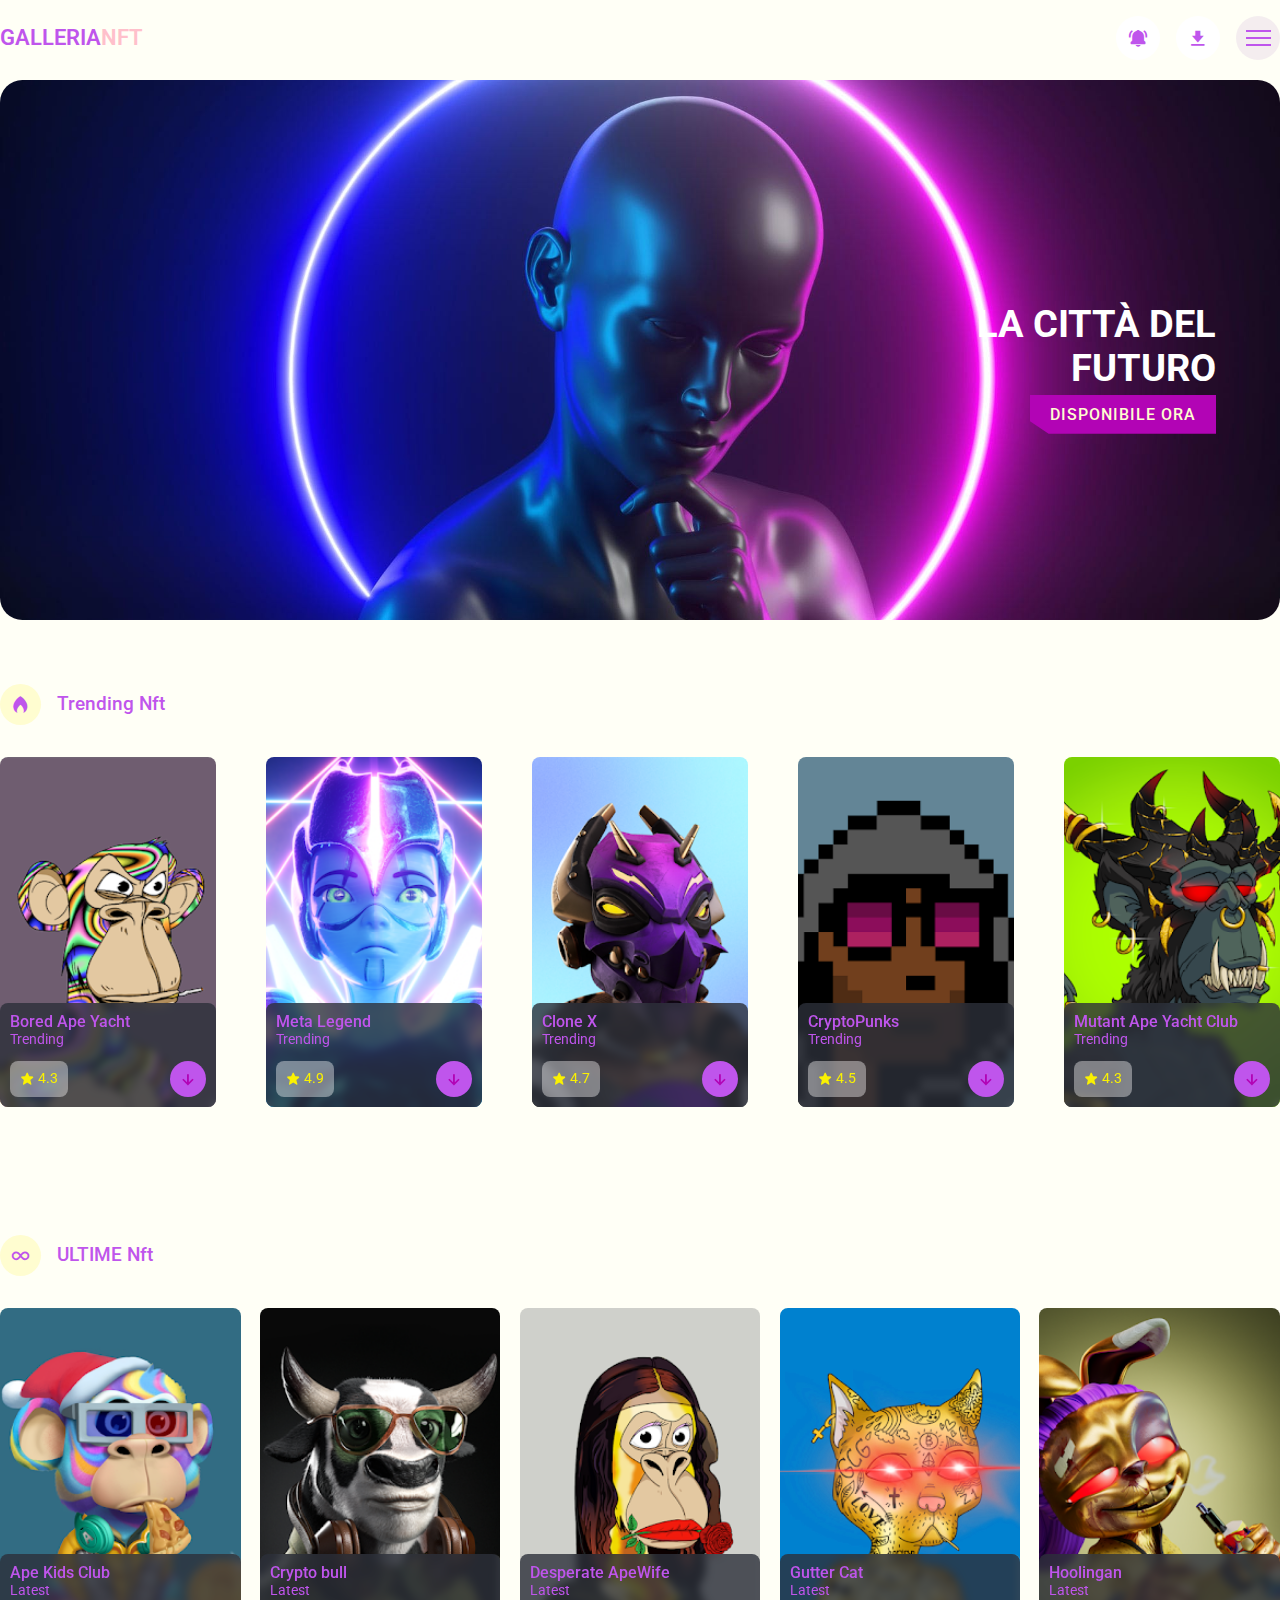
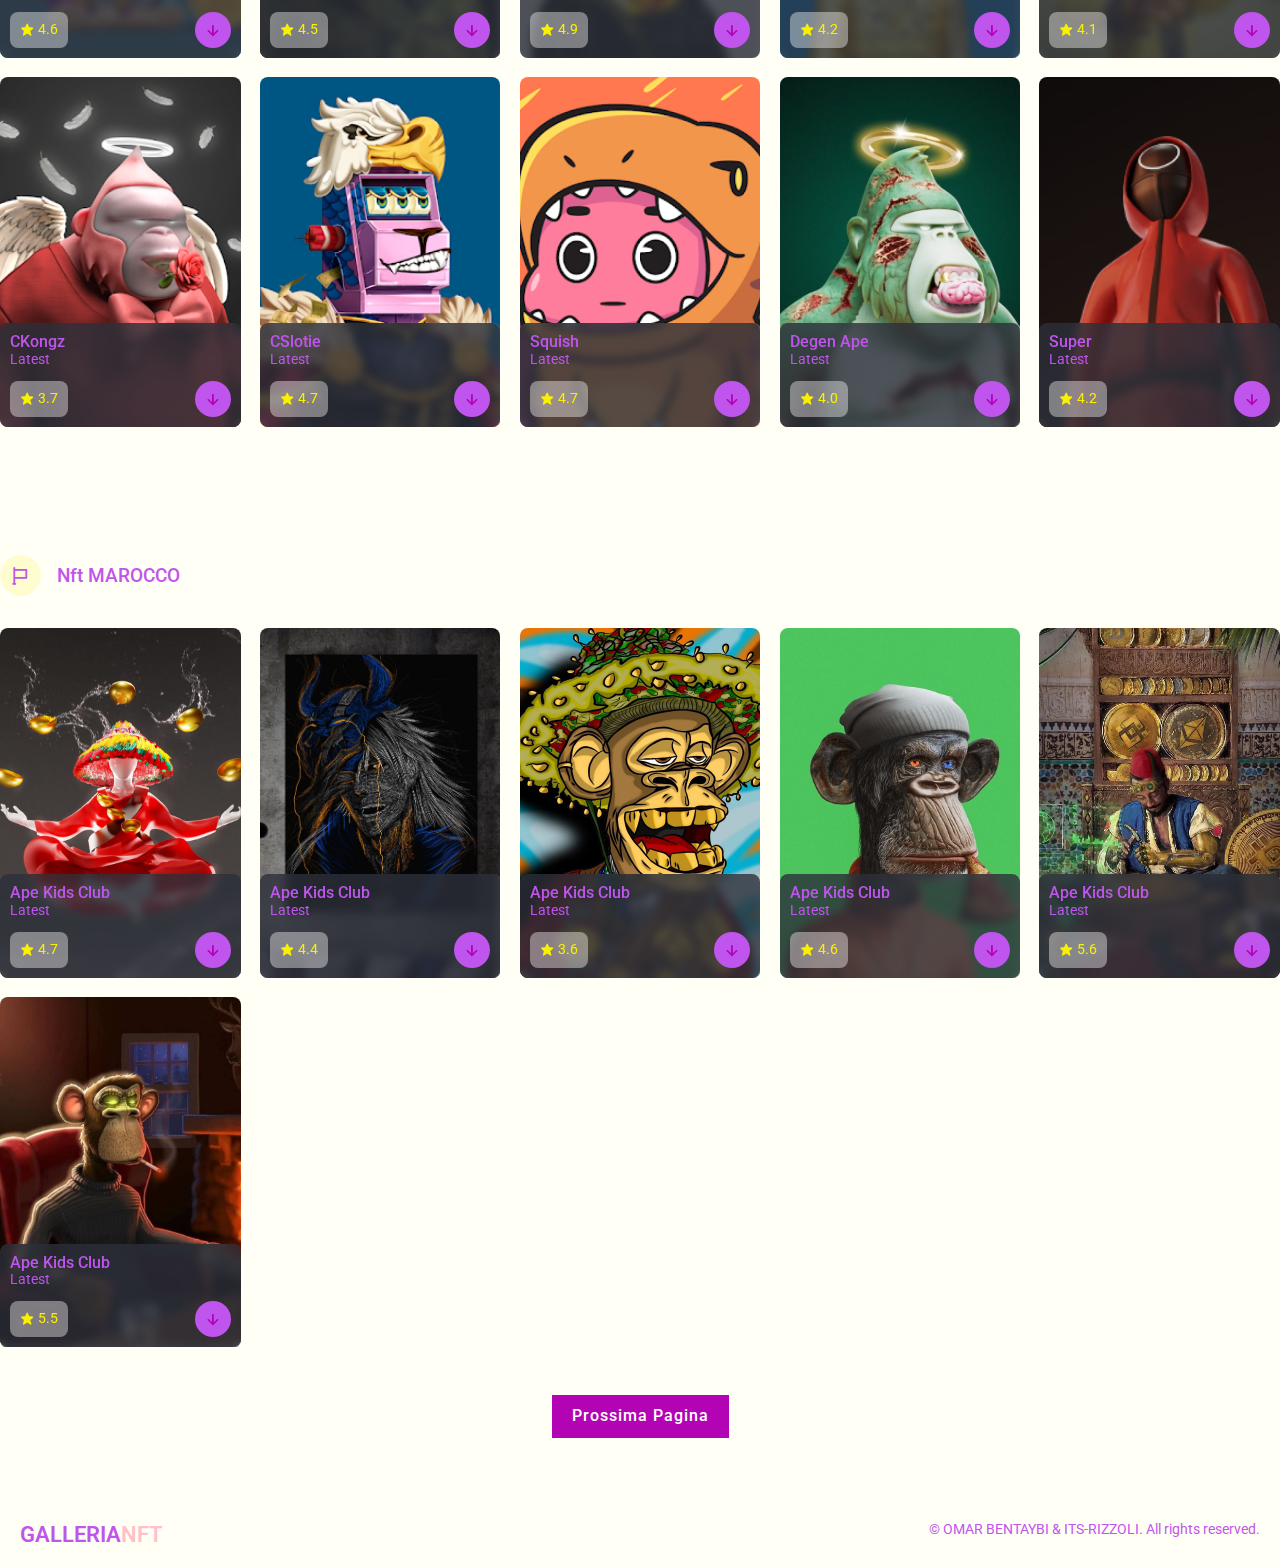
<file: index.html>
<!DOCTYPE html>
<html lang="en">
<head>
    <meta charset="UTF-8">
    <meta http-equiv="X-UA-Compatible" content="IE=edge">
    <meta name="viewport" content="width=device-width, initial-scale=1.0">
    <title>Il mio sito NFT</title>
    <link href='https://unpkg.com/boxicons@2.1.2/css/boxicons.min.css' rel='stylesheet'>
    <link rel="stylesheet" href="assets/normalize.css">
    <link rel="stylesheet" href="assets/style.css">
    <!-- SWIPER CSS  -->
    <link rel="stylesheet" href="assets/swiper-bundle.min.css">
</head>
<body>
    <!-- SCROLL BAR  -->
    <div class="progress">
        <div class="progress-bar" id="scroll-bar"></div>
    </div>


    <header>
        <div class="nav container">
            <a href="index.html" class="logo">GALLERIA<span>NFt</span> </a>
            <div class="nav-icons">
                <i class='bx bxs-bell-ring bx-tada' id="campanello"><span></span></i>
                <i class='bx bxs-download' ></i>
                <div class="icone-menu">
                    <div class="primo"></div>
                    <div class="secondo"></div>
                    <div class="terzo"></div>
                </div>

            </div>
        
            <div class="menu">
                <img src="assets/pictures/menu.png" alt="">
                 <div class="navbar">
                    <li><a href="index.html">Home</a></li>
                    <li><a href="#trending">Trending</a></li>
                    <li><a href="#new">Nuovi Nft</a></li>
                    <li><a href="#morocco">Nft MAROCCO</a></li>
                    <li><a href="#contact">Contattaci</a></li>
                </div>
            </div>
            <!-- notification -->
            <div class="notifiche">
                <div class="box-notifiche">
                    <i class='bx bxs-check-circle'></i>
                    <p>Il tuo acquisto ha avuto successo</p>
                </div>

                <div class="box-notifiche box-color">
                    <i class='bx bxs-message-rounded-x'></i>
                    <p>Non siamo riusciti a concludere l'operzione</p>
                </div>

            </div>
        </div>
    </header>

    <!-- HOME -->
    <section class="home container" id="home">
        <img src="assets/pictures/home.jpg" alt="">
        <div class="home-text">
            <h1> La città del <br> FUTURO</h1>
            <a href="#" class="btn"> Disponibile ora</a>
        </div>

    </section>

    <!-- TRENDING -->
    <section class="trending container" id="trending">
        <div class="heading">
            <i class='bx bxs-flame' ></i>
            <h2>Trending Nft</h2>
        </div>
        <div class="trending-content swiper">
            <div class="swiper-wrapper">

                <div class="swiper-slide">
                    <div class="box">
                        <img src="assets/pictures/Bored Ape Yacht Club.png" alt="">
                        <div class="box-text">
                            <h2>Bored Ape Yacht</h2>
                            <h3>Trending</h3>
                            <div class="rating-download">
                                <div class="rating">
                                    <i class='bx bxs-star'></i>
                                    <span>4.3</span>
                                </div>
                                <a href="download.html" class="box-btn"><i class='bx bx-down-arrow-alt'></i></a>
                            </div>
                        </div>
                    </div>
                </div>

                <div class="swiper-slide">
                    <div class="box">
                        <img src="assets/pictures/Meta Legend.png" alt="">
                        <div class="box-text">
                            <h2>Meta Legend</h2>
                            <h3>Trending</h3>
                            <div class="rating-download">
                                <div class="rating">
                                    <i class='bx bxs-star'></i>
                                    <span>4.9</span>
                                </div>
                                <a href="download.html" class="box-btn"><i class='bx bx-down-arrow-alt'></i></a>
                            </div>
                        </div>
                    </div>
                </div>

                <div class="swiper-slide">
                    <div class="box">
                        <img src="assets/pictures/CLONE X.png" alt="">
                        <div class="box-text">
                            <h2>Clone X</h2>
                            <h3>Trending</h3>
                            <div class="rating-download">
                                <div class="rating">
                                    <i class='bx bxs-star'></i>
                                    <span>4.7</span>
                                </div>
                                <a href="download.html" class="box-btn"><i class='bx bx-down-arrow-alt'></i></a>
                            </div>
                        </div>
                    </div>
                </div>

                <div class="swiper-slide">
                    <div class="box">
                        <img src="assets/pictures/CryptoPunks.png" alt="">
                        <div class="box-text">
                            <h2>CryptoPunks</h2>
                            <h3>Trending</h3>
                            <div class="rating-download">
                                <div class="rating">
                                    <i class='bx bxs-star'></i>
                                    <span>4.5</span>
                                </div>
                                <a href="download.html" class="box-btn"><i class='bx bx-down-arrow-alt'></i></a>
                            </div>
                        </div>
                    </div>
                </div>

                <div class="swiper-slide">
                    <div class="box">
                        <img src="assets/pictures/Mutant Ape Yacht Club.png" alt="">
                        <div class="box-text">
                            <h2>Mutant Ape Yacht Club</h2>
                            <h3>Trending</h3>
                            <div class="rating-download">
                                <div class="rating">
                                    <i class='bx bxs-star'></i>
                                    <span>4.3</span>
                                </div>
                                <a href="download.html" class="box-btn"><i class='bx bx-down-arrow-alt'></i></a>
                            </div>
                        </div>
                    </div>
                </div>

                <div class="swiper-slide">
                    <div class="box">
                        <img src="assets/pictures/Doodle.png" alt="">
                        <div class="box-text">
                            <h2>Doodle</h2>
                            <h3>Trending</h3>
                            <div class="rating-download">
                                <div class="rating">
                                    <i class='bx bxs-star'></i>
                                    <span>4.5</span>
                                </div>
                                <a href="download.html" class="box-btn"><i class='bx bx-down-arrow-alt'></i></a>
                            </div>
                        </div>
                    </div>
                </div>

                <div class="swiper-slide">
                    <div class="box">
                        <img src="assets/pictures/Pepsi Mic Drop.png" alt="">
                        <div class="box-text">
                            <h2>Pepsi Mic drop</h2>
                            <h3>Trending</h3>
                            <div class="rating-download">
                                <div class="rating">
                                    <i class='bx bxs-star'></i>
                                    <span>4.1</span>
                                </div>
                                <a href="download.html" class="box-btn"><i class='bx bx-down-arrow-alt'></i></a>
                            </div>
                        </div>
                    </div>
                </div>

                <div class="swiper-slide">
                    <div class="box">
                        <img src="assets/pictures/Kong.png" alt="">
                        <div class="box-text">
                            <h2>Kong</h2>
                            <h3>Trending</h3>
                            <div class="rating-download">
                                <div class="rating">
                                    <i class='bx bxs-star'></i>
                                    <span>4.9</span>
                                </div>
                                <a href="download.html" class="box-btn"><i class='bx bx-down-arrow-alt'></i></a>
                            </div>
                        </div>
                    </div>
                </div>
                
            </div>
        </div>

    </section>

    <!-- SEZIONE NUOVI  -->

    <section class="new container" id="new">
        <div class="heading">
            <i class='bx bx-infinite'></i>
            <h2>ULTIME Nft</h2>
        </div>
        <div class="new-content">

            <div class="box">
                <img src="assets/pictures/Ape Kids Club.png" alt="">
                <div class="box-text">
                    <h2>Ape Kids Club</h2>
                    <h3>Latest</h3>
                    <div class="rating-download">
                        <div class="rating">
                            <i class='bx bxs-star'></i>
                            <span>4.6</span>
                        </div>
                        <a href="download.html" class="box-btn"><i class='bx bx-down-arrow-alt'></i></a>
                    </div>
                </div>
            </div>

            <div class="box">
                <img src="assets/pictures/Crypto bull.png" alt="">
                <div class="box-text">
                    <h2>Crypto bull</h2>
                    <h3>Latest</h3>
                    <div class="rating-download">
                        <div class="rating">
                            <i class='bx bxs-star'></i>
                            <span>4.5</span>
                        </div>
                        <a href="download.html" class="box-btn"><i class='bx bx-down-arrow-alt'></i></a>
                    </div>
                </div>
            </div>

            <div class="box">
                <img src="assets/pictures/Desperate ApeWife.png" alt="">
                <div class="box-text">
                    <h2>Desperate ApeWife</h2>
                    <h3>Latest</h3>
                    <div class="rating-download">
                        <div class="rating">
                            <i class='bx bxs-star'></i>
                            <span>4.9</span>
                        </div>
                        <a href="download.html" class="box-btn"><i class='bx bx-down-arrow-alt'></i></a>
                    </div>
                </div>
            </div>

            <div class="box">
                <img src="assets/pictures/Gutter Cat.png" alt="">
                <div class="box-text">
                    <h2>Gutter Cat</h2>
                    <h3>Latest</h3>
                    <div class="rating-download">
                        <div class="rating">
                            <i class='bx bxs-star'></i>
                            <span>4.2</span>
                        </div>
                        <a href="download.html" class="box-btn"><i class='bx bx-down-arrow-alt'></i></a>
                    </div>
                </div>
            </div>

            <div class="box">
                <img src="assets/pictures/Hooligan.png" alt="">
                <div class="box-text">
                    <h2>Hoolingan</h2>
                    <h3>Latest</h3>
                    <div class="rating-download">
                        <div class="rating">
                            <i class='bx bxs-star'></i>
                            <span>4.1</span>
                        </div>
                        <a href="download.html" class="box-btn"><i class='bx bx-down-arrow-alt'></i></a>
                    </div>
                </div>
            </div>

            <div class="box">
                <img src="assets/pictures/Kongz.png" alt="">
                <div class="box-text">
                    <h2>CKongz</h2>
                    <h3>Latest</h3>
                    <div class="rating-download">
                        <div class="rating">
                            <i class='bx bxs-star'></i>
                            <span>3.7</span>
                        </div>
                        <a href="download.html" class="box-btn"><i class='bx bx-down-arrow-alt'></i></a>
                    </div>
                </div>
            </div>

            <div class="box">
                <img src="assets/pictures/Slotie.png" alt="">
                <div class="box-text">
                    <h2>CSlotie</h2>
                    <h3>Latest</h3>
                    <div class="rating-download">
                        <div class="rating">
                            <i class='bx bxs-star'></i>
                            <span>4.7</span>
                        </div>
                        <a href="download.html" class="box-btn"><i class='bx bx-down-arrow-alt'></i></a>
                    </div>
                </div>
            </div>

            <div class="box">
                <img src="assets/pictures/Squish.png" alt="">
                <div class="box-text">
                    <h2>Squish</h2>
                    <h3>Latest</h3>
                    <div class="rating-download">
                        <div class="rating">
                            <i class='bx bxs-star'></i>
                            <span>4.7</span>
                        </div>
                        <a href="download.html" class="box-btn"><i class='bx bx-down-arrow-alt'></i></a>
                    </div>
                </div>
            </div>

            <div class="box">
                <img src="assets/pictures/Degen-Ape.jpeg" alt="">
                <div class="box-text">
                    <h2>Degen Ape</h2>
                    <h3>Latest</h3>
                    <div class="rating-download">
                        <div class="rating">
                            <i class='bx bxs-star'></i>
                            <span>4.0</span>
                        </div>
                        <a href="download.html" class="box-btn"><i class='bx bx-down-arrow-alt'></i></a>
                    </div>
                </div>
            </div>

            <div class="box">
                <img src="assets/pictures/super3.png" alt="">
                <div class="box-text">
                    <h2>Super</h2>
                    <h3>Latest</h3>
                    <div class="rating-download">
                        <div class="rating">
                            <i class='bx bxs-star'></i>
                            <span>4.2</span>
                        </div>
                        <a href="#" class="box-btn"><i class='bx bx-down-arrow-alt'></i></a>
                    </div>
                </div>
            </div>

        </div>
        
    </section>

    <!-- NFT MAROCCO -->

    <section class="new container" id="morocco">
        <div class="heading">
            <i class='bx bx-flag'></i>
            <h2>Nft MAROCCO</h2>
        </div>

        <div class="new-content">

            <div class="box">
                <img src="assets/pictures/image0 (1).jpeg" alt="">
                <div class="box-text">
                    <h2>Ape Kids Club</h2>
                    <h3>Latest</h3>
                    <div class="rating-download">
                        <div class="rating">
                            <i class='bx bxs-star'></i>
                            <span>4.7</span>
                        </div>
                        <a href="download.html" class="box-btn"><i class='bx bx-down-arrow-alt'></i></a>
                    </div>
                </div>
            </div>

            <div class="box">
                <img src="assets/pictures/image1 (1).jpeg" alt="">
                <div class="box-text">
                    <h2>Ape Kids Club</h2>
                    <h3>Latest</h3>
                    <div class="rating-download">
                        <div class="rating">
                            <i class='bx bxs-star'></i>
                            <span>4.4</span>
                        </div>
                        <a href="download.html" class="box-btn"><i class='bx bx-down-arrow-alt'></i></a>
                    </div>
                </div>
            </div>

            <div class="box">
                <img src="assets/pictures/image2 (1).jpeg" alt="">
                <div class="box-text">
                    <h2>Ape Kids Club</h2>
                    <h3>Latest</h3>
                    <div class="rating-download">
                        <div class="rating">
                            <i class='bx bxs-star'></i>
                            <span>3.6</span>
                        </div>
                        <a href="download.html" class="box-btn"><i class='bx bx-down-arrow-alt'></i></a>
                    </div>
                </div>
            </div>

            <div class="box">
                <img src="assets/pictures/image3 (1).jpeg" alt="">
                <div class="box-text">
                    <h2>Ape Kids Club</h2>
                    <h3>Latest</h3>
                    <div class="rating-download">
                        <div class="rating">
                            <i class='bx bxs-star'></i>
                            <span>4.6</span>
                        </div>
                        <a href="download.html" class="box-btn"><i class='bx bx-down-arrow-alt'></i></a>
                    </div>
                </div>
            </div>

            <div class="box">
                <img src="assets/pictures/image4.jpeg" alt="">
                <div class="box-text">
                    <h2>Ape Kids Club</h2>
                    <h3>Latest</h3>
                    <div class="rating-download">
                        <div class="rating">
                            <i class='bx bxs-star'></i>
                            <span>5.6</span>
                        </div>
                        <a href="download.html" class="box-btn"><i class='bx bx-down-arrow-alt'></i></a>
                    </div>
                </div>
            </div>

            <div class="box">
                <img src="assets/pictures/image5.jpeg" alt="">
                <div class="box-text">
                    <h2>Ape Kids Club</h2>
                    <h3>Latest</h3>
                    <div class="rating-download">
                        <div class="rating">
                            <i class='bx bxs-star'></i>
                            <span>5.5</span>
                        </div>
                        <a href="download.html" class="box-btn"><i class='bx bx-down-arrow-alt'></i></a>
                    </div>
                </div>
            </div>

        </div>
        <div class="next-page">
            <a href="#">Prossima Pagina</a>
        </div>
    </section>

    <!-- COPYRIGHT -->
    <div class="copyright container">
        <a href="#" class="logo">GALLERIA<span>NFt</span></a>
        <p>&#169; OMAR BENTAYBI & ITS-RIZZOLI. All rights reserved.</p>
    </div>














    <!-- SWIPER FILTER -->
    <script src="components/swiper-bundle.min.js"></script>
    

    <script src="components/main.js"></script>
</body>
</html>
</file>
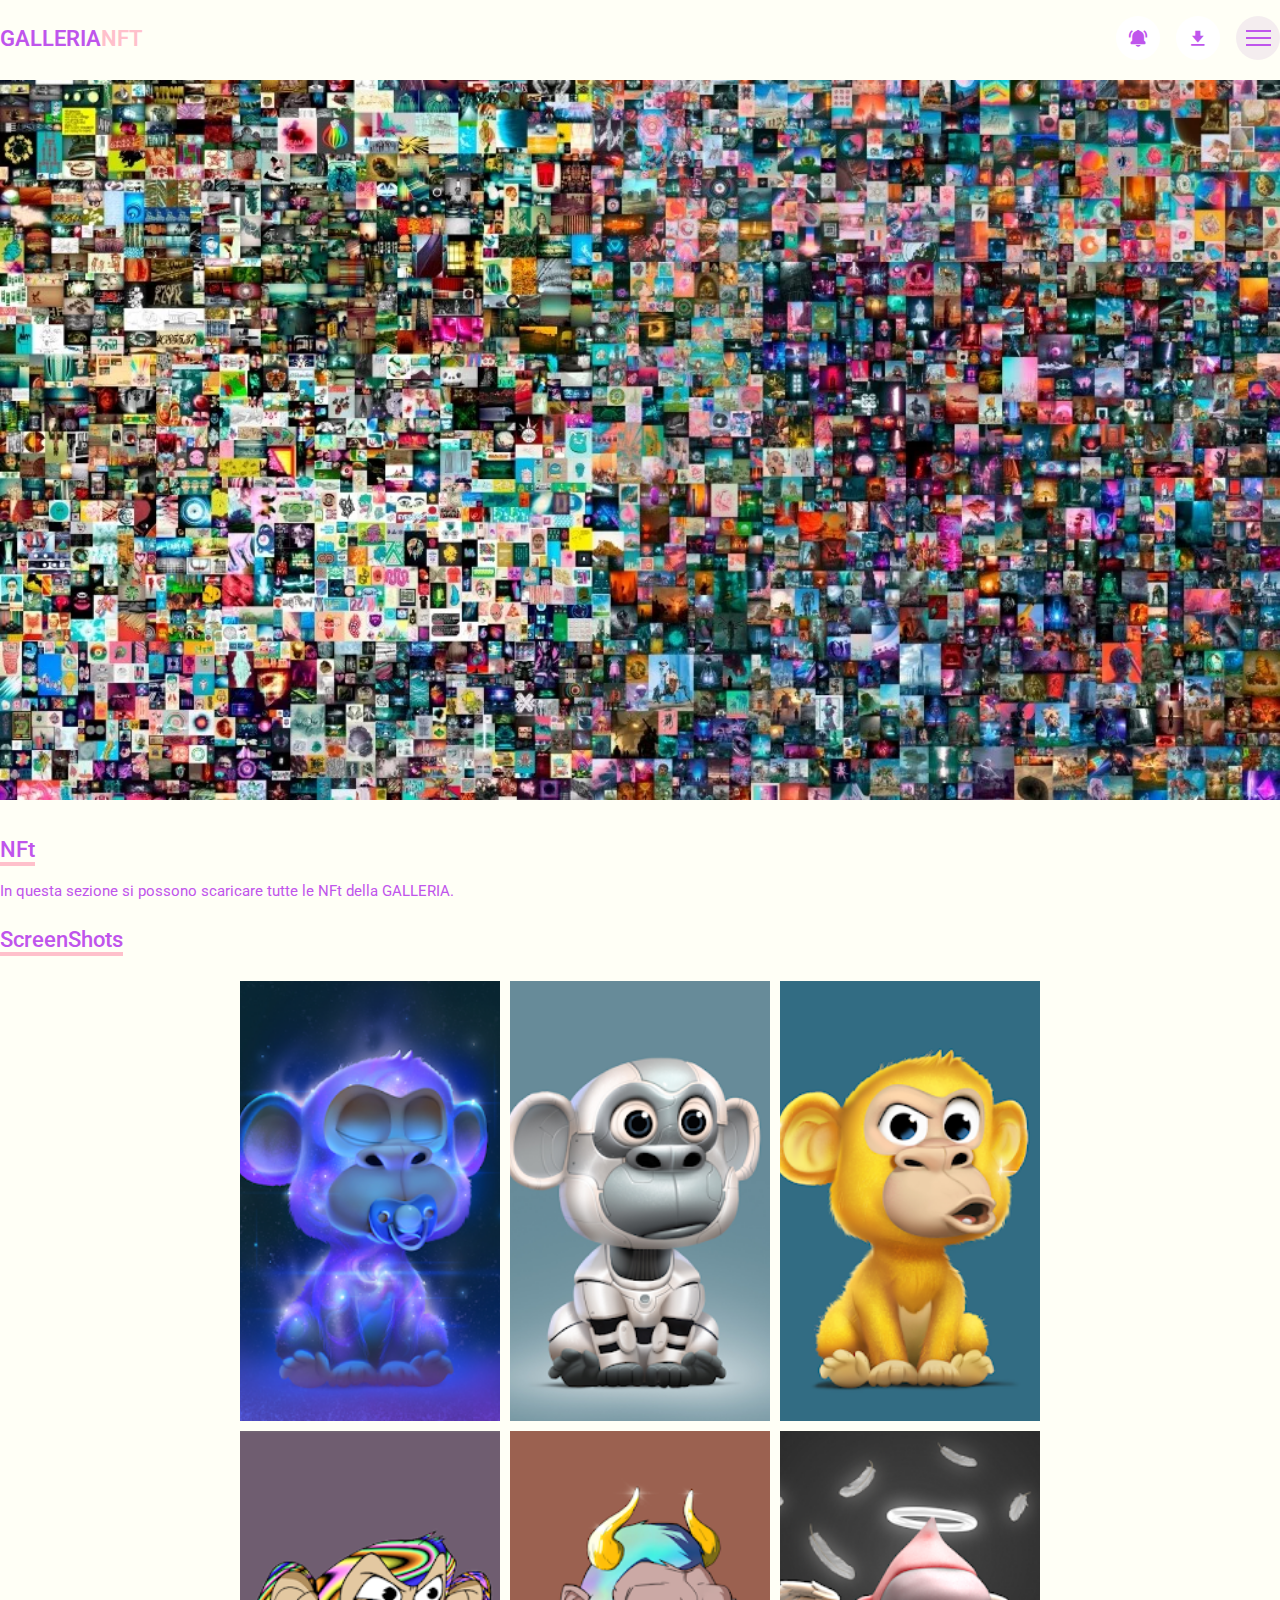
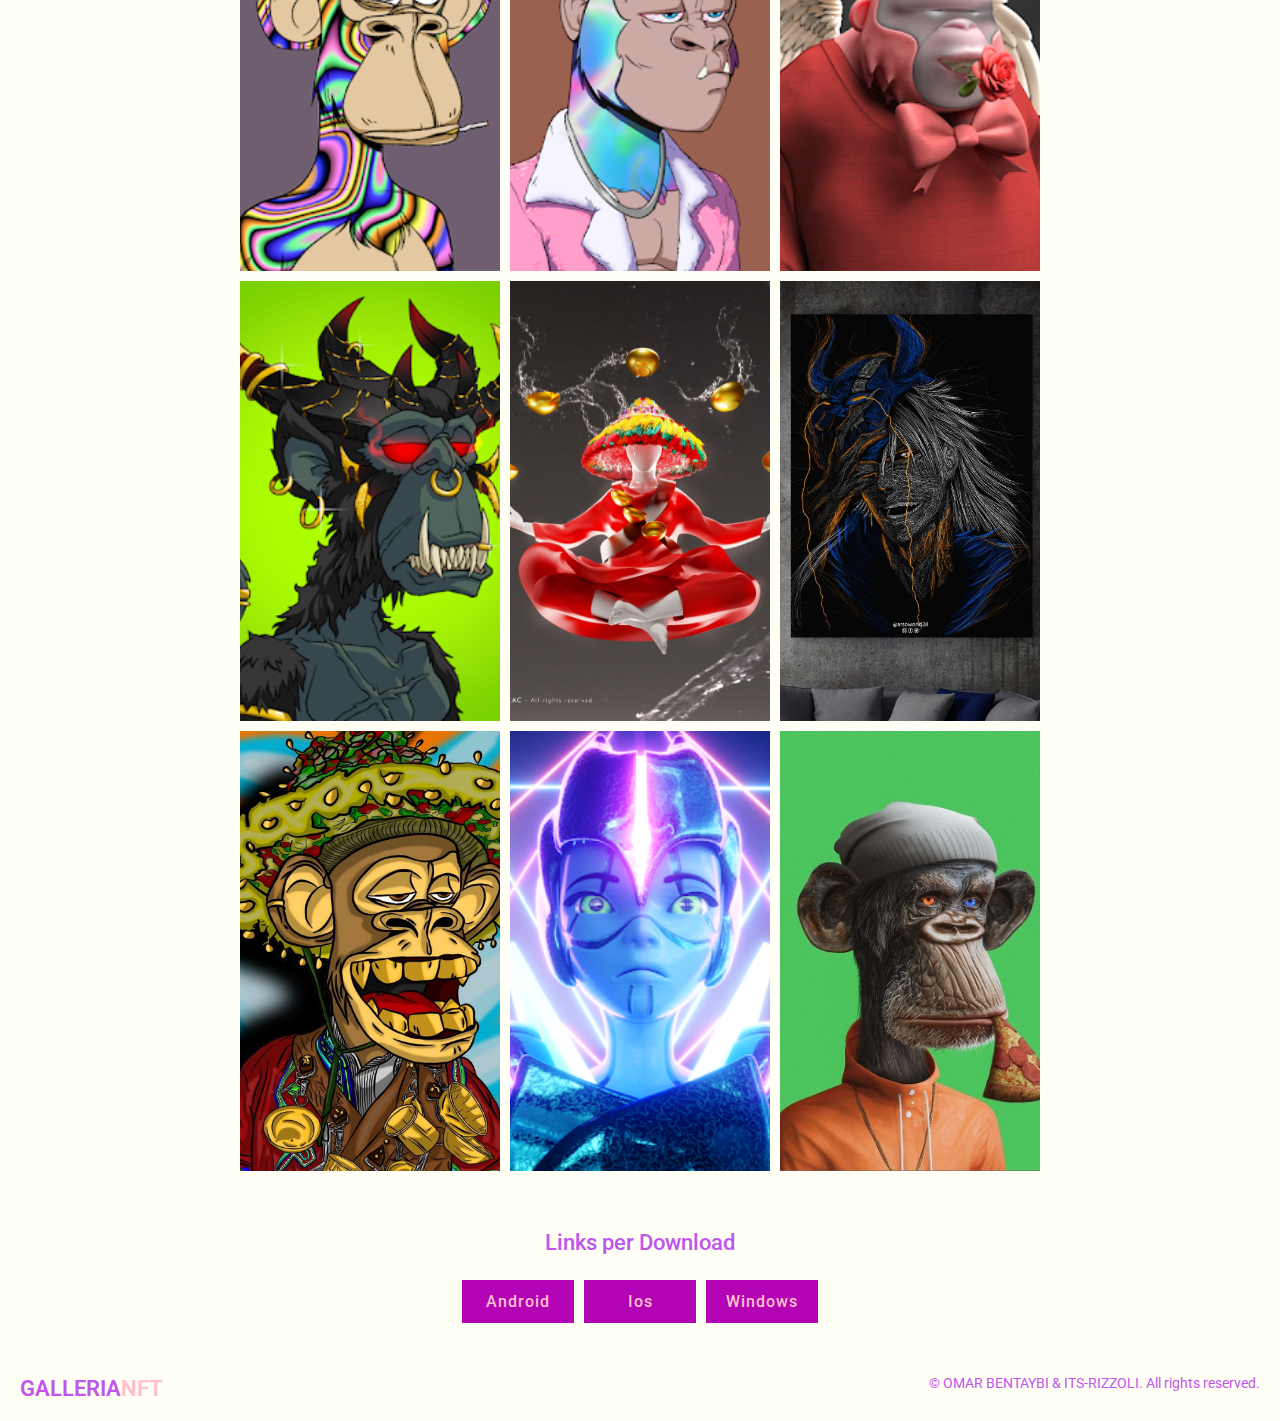
<file: download.html>
<!DOCTYPE html>

<html lang="en">

<head>

    <meta charset="UTF-8">
    <meta http-equiv="X-UA-Compatible" content="IE=edge">
    <meta name="viewport" content="width=device-width, initial-scale=1.0">
    <title>Download Page</title>



    <!-- box icons link -->
    <link href='https://unpkg.com/boxicons@2.1.1/css/boxicons.min.css' rel='stylesheet'>

    <!-- custom css file link -->
    <link href="assets/style.css" rel="stylesheet">

    <!-- swiper css file link-->
    <link href="assets/swiper-bundle.min.css" rel="stylesheet">



</head>

<body>

    <!-- custom scroll bar -->
<div class="progress">

    <div class="progress-bar" id="scroll-bar"></div>

</div>

    <!-- header -->

    

<header>

    <div class="nav container">
        <a href="index.html" class="logo">GALLERIA<span>NFt</span> </a>
        <div class="nav-icons">
            <i class='bx bxs-bell-ring bx-tada' id="campanello"><span></span></i>
            <i class='bx bxs-download' ></i>
            <div class="icone-menu">
                <div class="primo"></div>
                <div class="secondo"></div>
                <div class="terzo"></div>
            </div>

        </div>

        <!-- menu -->

        <div class="menu">

            <img src="assets/pictures/menu.png" alt="">

            <div class="navbar">
                <li><a href="index.html">Home</a></li>
                <li><a href="#trending">Trending</a></li>
                <li><a href="#latest">Latest Nft</a></li>
                <li><a href="#racking">Racking Nft</a></li>
                <li><a href="#contact">Contact Us</a></li>
            </div>

        </div>



        <!-- notification -->

        <div class="notifiche">
            <div class="box-notifiche">
                <i class='bx bxs-check-circle'></i>
                <p>Congratulation, Your nft purchase successfully</p>
            </div>

            <div class="box-notifiche box-color">
                <i class='bx bx-x-circle'></i>
                <p>Could not apply changes</p>
            </div>
        </div>

    </div>



</header>


<div class="img-container container">
    <img src="assets/pictures/Blog_2021_Colla_Beeple_20211003.webp" alt="">
</div>

<!-- about -->

<div class="about container">

    <h2>NFt</h2>

    <p>
        In questa sezione si possono scaricare tutte le NFt della GALLERIA.
    </p>

</div>



<!-- screenshota -->

<div class="screenshots container">

     <h2>ScreenShots</h2>

     <div class="screenshots-content">
         <img src="assets/pictures/Ape Kids Club1.png" alt="">
         <img src="assets/pictures/Ape Kids Club2.png" alt="">
         <img src="assets/pictures/Ape Kids Club3.png" alt="">
         <img src="assets/pictures/Bored Ape Yacht Club.png" alt="">
         <img src="assets/pictures/Kong.png" alt="">
         <img src="assets/pictures/Kongz.png" alt="">
         <img src="assets/pictures/Mutant Ape Yacht Club.png" alt="">
         <img src="assets/pictures/image0 (1).jpeg" alt="">
         <img src="assets/pictures/image1 (1).jpeg" alt="">
         <img src="assets/pictures/image2 (1).jpeg" alt="">
         <img src="assets/pictures/Meta Legend.png" alt="">
         <img src="assets/pictures/image3 (1).jpeg" alt="">
    </div>

</div>

<!-- download -->

<div class="download">

    <h2>Links per Download</h2>

    <div class="download-links">
        <a href="#">Android</a>
        <a href="#">Ios</a>
        <a href="#">Windows</a>
    </div>

</div>





<!-- copyright -->

<div class="copyright container">

    <a href="#" class="logo">GALLERIA<span>NFt</span></a>

    <p>&#169; OMAR BENTAYBI & ITS-RIZZOLI. All rights reserved.</p>

</div>

<script src="components/swiper-bundle.min.js"></script>
    

<script src="components/main.js"></script>
</body>
</file>
<file: assets/style.css>
@import url('https://fonts.googleapis.com/css2?family=Roboto:wght@100;500;700&display=swap');
*{
    font-family: 'Roboto', sans-serif;
    margin: 0;
    padding: 0;
    scroll-behavior: smooth;
    box-sizing: border-box;
    list-style: none;
    text-decoration: none;
    scroll-padding-top: 2rem;
}

:root{
    --colore-principale:#b204b5;
    --colore-scuro:#ffffff;
    --colore-chiaro: #fffdd0;
    --colore-testo:hsl(282,80%,63%)
}

::selection{
    color: var(--colore-testo);
    background-color: var(--colore-scuro);
}
section{
    padding: 4rem 0;
}
img {
    width: 100%;
}
body{
    color:var(--colore-testo);
    background: #fffff6;

}

.container{
    max-width: 100%;
    margin: auto;
    width: 100%;
}

header{
    position: fixed;
    top: 0;
    left:0;
    width: 100%;
    background: #fffff6;
    z-index: 999;
}

.nav{
    display: flex;
    align-items: center;
    justify-content: center;
    padding: 16px 0;
}

.logo{
    font-size: 1.4rem;
    font-weight: 600;
    color: var(--colore-testo);
    text-transform: uppercase;
    margin: 0 auto 0 0;
}
.logo span{
    color: #ffc0cb;
}

.nav-icons{
    display: flex;
    align-items: center;
    column-gap: 1rem;
}

.nav-icons .bx{
    font-size: 20px;
    height: 44px;
    width: 44px;
    display: grid;
    place-items: center;
    color: var(--colore-testo);
    background: var(--colore-scuro);
    border-radius: 50%;
    cursor: pointer;
}

#campanello{
    position: relative;
}

#campanello span{
    content:"";
    width: 5px;
    height: 5px;
    border-radius: 50%;
    position: absolute;
    top: 10px;
    right: 14px;
    color: red;
}

.icone-menu{
    display: flex;
    flex-direction: column;
    align-items: center;
    justify-content: center;
    row-gap: 5px;
    height: 44px;
    width: 44px;
    border-radius: 50%;
    background: rgba(231, 217, 231, 0.466);
    cursor: pointer;
    z-index: 200;
    transition: 0.4s;
}

.icone-menu div{
    display: block;
    background: var(--colore-testo);
    height: 2px;
    width: 25px;
    transition: 0.4s;
}

.move .primo{
    transform: rotate(-45deg) translate(-5px, 5px);
}

.move .secondo{
    opacity: 0;
}
 .move .terzo{
    transform: rotate(45deg) translate(-5px, -5px);
 }
 
 .menu{

    position: absolute;
    left: 0;
    top: 0;
    width: 100%;
    height:100vh;
    background: rgba(0, 0, 14, 0.9);
    z-index: 106;
    display:flex;
    align-items: center;
    justify-content: space-between;
    transition: 0.5s;
    clip-path: circle(0% at 100% 0%);

}
.menu.active{
    clip-path: circle(144% at 100% 0%);
}

.menu img{
    width: 550px;

}

.navbar{

    display: grid;
    row-gap: 1rem;
    text-align: right;
    padding-right: 2rem;

}

.navbar a{

    font-size: 1.6rem;

    color: var(--colore-testo);

    font-weight: 500;

    transition:0.2s;

}

.navbar a:hover{

    border-bottom: 4px solid var(--colore-principale);

    font-size: 1.8rem;

}

.notifiche{
    position: absolute;
    top: 110%;

    right:5rem;

    background: var(--colore-chiaro);

    width:300px;

    height:350px;

    border-radius:0.5rem;

    padding:10px;

    display:flex;

    flex-direction:column;

    row-gap: 1rem;

    clip-path: circle(0% at 100% 0%);


}

.notifiche.active{

    clip-path: circle(144% at 100% 0%);

    transition: 0.3s;

}
.box-notifiche{
    display: flex;

    align-items:baseline;

    column-gap: 1rem;

    border-radius: 0.5rem;

    background: var(--colore-scuro);

    padding:10px;

}

.box-notifiche .bx{
    color: #faf102;
}

.box-color{

    background: hsl(0, 0%, 100%, 0.4);

}

.box-color .bx{
    color: var(--colore-principale);
}


.home{
    position: relative;

    min-height: 540px;

    display: flex;

    align-items: center;

    justify-content: flex-end;

    margin-top:5rem;

}
.home img{

    position: absolute;

    width:100%;

    height:100%;

    object-fit: cover;

    border-radius:1.4rem;

    z-index: -1;

}
.home-text{

    padding-right: 4rem;

    text-align: right;

    position: relative;

    z-index: -1;

}

.home-text h1{

    font-size: 2.4rem;

    text-transform: uppercase;

    color: #fff;

    margin-bottom:1rem;

}
.btn{

    background: var(--colore-principale);

    padding:10px 20px;

    color: var(--colore-chiaro);

    text-transform: uppercase;

    font-size: 1rem;

    letter-spacing:1px;

    font-weight: 500;

    clip-path: polygon(0 0, 100% 0%, 100% 100%, 10% 100%, 0% 68%);

}
.btn:hover{

    background: var(--colore-chiaro);

    transition: 0.3s all linear;

}

.heading{

    display: flex;

    align-items: center;

    column-gap: 1rem;

    margin-bottom: 2rem;

}

.heading .bx{

    font-size: 21px;
    color: var(--colore-testo);
    background: var(--colore-chiaro);
    padding:10px;
    border-radius:5rem;

}
.heading h2{

    font-size: 1.2rem;
    font-weight: 500;

}

.box{

    position:relative;
    width:100%;
    height:350px;
    border-radius:0.5rem;
}
.box img{

    width:100%;
    height:100%;
    object-fit:cover;
    border-radius:0.5rem;
}
.box .box-text{
    position: absolute;
    right: 0;
    left:0;
    bottom: 0;
    padding:10px;
    background: hsl(227, 14%, 20%, 0.8);
    backdrop-filter: blur(4px);
    border-radius:0.5rem;
}
.box .box-text h2{
    font-size: 1rem;
    font-weight: 500;
}
.box .box-text h3{
    font-size: 0.9rem;
    font-weight: 400;
    margin-bottom:0.8rem;
}
.rating-download{
    display: flex;
    justify-content:space-between;
}
.rating{
    display: flex;
    align-items:center;
    column-gap: 4px;
    background: hsl(0, 0%, 100%, 0.4);
    padding:4px 10px;
    border-radius:0.5rem;
}

.rating .bx{
    color: #faf102;
    font-size: 0.9rem;
}
.rating span{
    color: #faf102;
    font-size: 0.9rem;
}

.box-btn .bx{
    padding: 8px;
    background:var(--colore-testo);
    border-radius:5rem;
    color: var(--colore-principale);
    font-weight: 400;
    font-size: 20px;
}

.box-btn .bx:hover{
    background: var(--colore-scuro);
}
.new-content{
    display: grid;
    grid-template-columns: repeat(auto-fit,minmax(240px, auto));
    gap: 1.2rem;
}
.next-page{
    display: flex;
    justify-content:center;
    align-items: center;
    margin-top:3rem;
}
.next-page a{

    background: var(--colore-principale);
    padding: 12px 20px;
    color: var(--colore-scuro);
    letter-spacing: 1px;
    font-weight: 500;
}
.next-page a:hover{
    background: var(--colore-testo);
    transition: 0.3s all linear;
}
.copyright{
    display: flex;
    justify-content: space-between;
    padding: 20px;
}

.copyright p{
    font-size: 0.9rem;
    color: var(--colore-testo);
}
.copyright span{
    color: #ffc0cb;
}
/* download css */
.img-container img{
    width:100%;
    aspect-ratio: 16/9;
}

.img-container{
    margin-top:5rem;
}
.about{
    margin-top:2rem;
}

.about h2{

    display:inline-flex;
    font-size: 1.4rem;
    font-weight: 500;
    border-bottom: 4px solid #ffc0cb;
}

.about p{

    font-size: 0.938rem;
    margin-top:1rem;
    text-align: justify;
}
.screenshots h2{
    display:inline-flex;
    font-size: 1.4rem;
    font-weight: 500;
    border-bottom: 4px solid #ffc0cb;
    margin: 1.6rem 0;
}
.screenshots-content{
    display:grid;
    grid-template-columns: repeat(auto-fit, minmax(250px,auto));
    gap:10px;
    justify-content:center;
    max-width: 800px;
    margin: auto;
    width: 100%;
}

.screenshots-content img{
    width: 100%;
    height:440px;
   object-fit:cover;

}

.download{
    max-width: 800px;
    margin: auto;
    width: 100%;
    display: grid;
    justify-content:center;
    margin-top: 2rem;
}

.download h2{
    text-align:center;
    font-size: 1.4rem;
    font-weight: 500;
    margin: 1.6rem 0;
}
.download-links{
    display: grid;
    grid-template-columns: repeat(3, 1fr);
    gap: 10px;
    margin-bottom: 2rem;
}
.download-links a{
    text-align: center;
    background: var(--colore-principale);
    padding: 12px 20px;
    color: #ffc0cb;
    letter-spacing: 1px;
    font-weight: 500;
}
.download-links a:hover{
    background: var(--colore-chiaro);
    transition: 0.3s all linear;
}

html::-webkit-scrollbar{
    display:none;
}

.progress{
    position: fixed;
    top: 0;
    left: 0;
    width: 100%;
    height:4px;
    z-index: 300;
}

.progress-bar{
    height:4px;
    background:var(--colore-principale);
    width: 100%;
}

/* PARTE RESPONSIVE  */
@media (max-width:1080px){
    .container{
        margin: 0 auto;
        width: 90%;
    }

    .nav{
        padding:10 0;
    }

    .notification{
        right:4rem;
    }

    .menu img{
        width:300px;
    }

    .section{
        padding:3rem 0 2rem;
    }

    .home{
        margin-top:4rem !important;
        min-height: 440px;
    }

    .home img{
        border-radius: 1rem;
    }

    .new-content{
        grid-template-columns: repeat(auto-fit, minmax(200px, auto));
    }
    .img-container{
        margin-top:5rem !important;
    }
}
@media (max-width:774px){
    .notification{
        right:1rem;
    }
    .menu img{
        width:400px;
    }
    .home{
        min-height: 300px;
    }
    .home-text h1{
        font-size: 2rem;
    }
    .btn{
        padding: 12px 17px;
    }
    .screenshots-content{
        grid-template-columns: repeat(auto-fit, minmax(250px, 300px));
    }
}


@media (max-width:560px){
       .menu img{
           display: none;
       }
       .menu{
           justify-content: flex-end;
       }
       .nav{
           padding:8px 0;
       }
       .nav-icons .bx,
       .menu-icon{
           height:40px;
           width:40px;
       }
       .home{
           min-height: 240px;
       }
       .home-text{
           padding-right: 1rem;
       }
       p{
           font-size:0.875rem;
       }
       .download-links{
           grid-template-columns: 1fr;
       }


}
/* for small devices */
@media (max-width: 360px){
    .logo{
        font-size: 1.2rem;
    }
    .navbar a{
        font-size: 1.3rem;
    }
    .navbar a:hover{
        font-size: 1.4rem;
    }
    .notification{
        width: 270px;
    }
    .home{
        min-width: 214px;
    }
    .home-text h1{
        font-size: 1.4rem;
    }
    .heading .bx{
        padding: 8px;
    }
    .heading h2{
        font-size: 1.1rem;
    }
    .box{
        height:420px;
    }
    .copyright{
        flex-direction: column;
        align-items:center;
        row-gap: 1rem;
    }
    .copyright .logo{
        margin: 0;
    }
    .about h2,
    .screenshots h2 .download h2{
        font-size: 1.2rem;
    }
}
</file>
